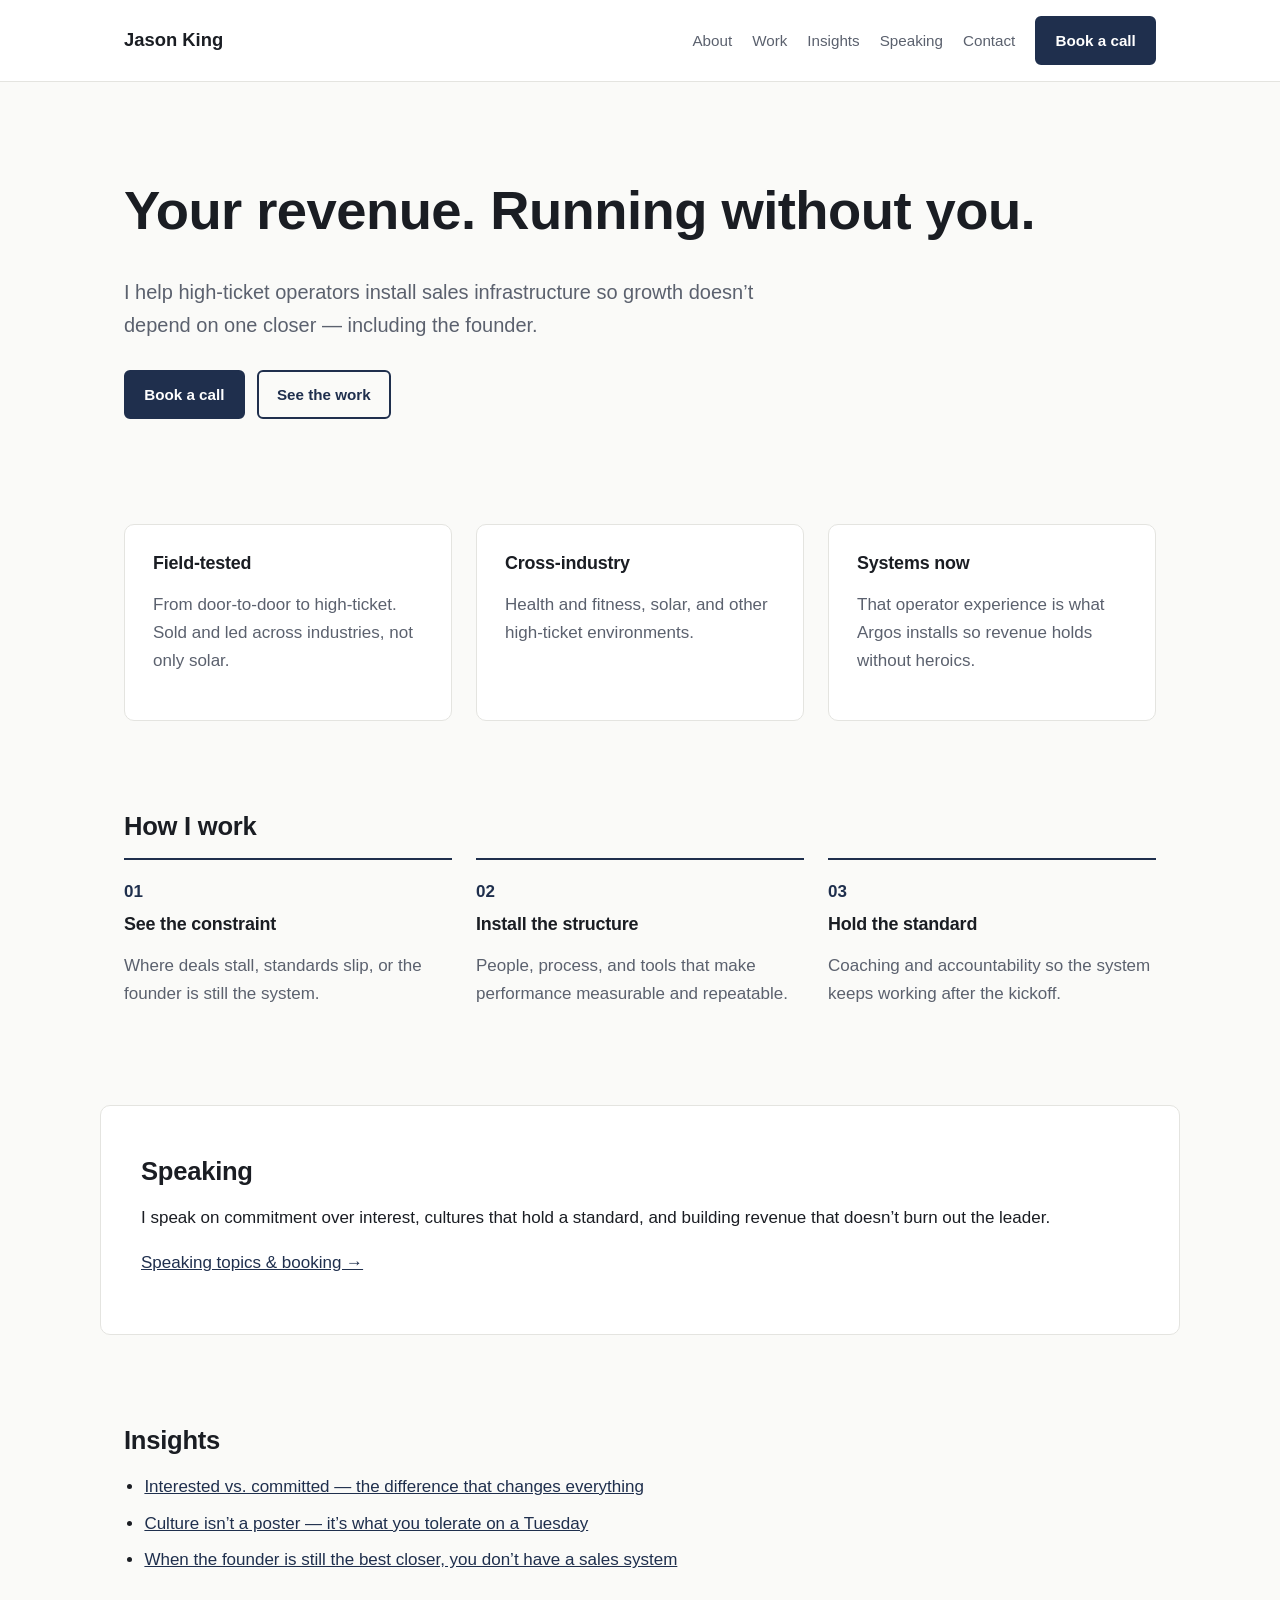
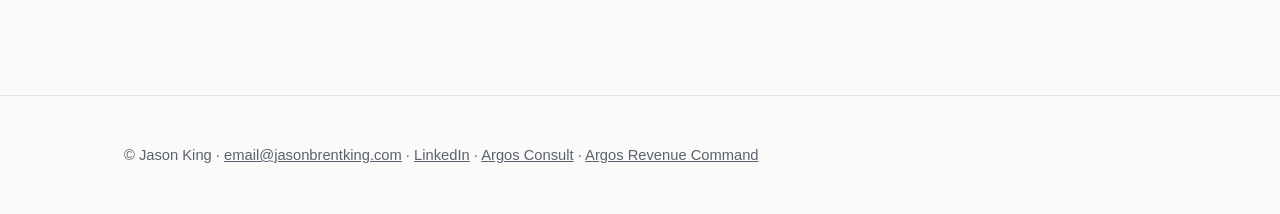
<file: index.html>
<!DOCTYPE html>
<html lang="en">
<head>
<meta charset="utf-8">
<meta name="viewport" content="width=device-width, initial-scale=1">
<title>Jason King — Your revenue. Running without you.</title>
<meta name="description" content="Jason King builds sales infrastructure for high-ticket businesses so revenue runs without depending on one closer.">
<link rel="stylesheet" href="styles.css">
</head>
<body>
<header class="site-header"><div class="wrap nav">
<a class="brand" href="index.html">Jason King</a>
<nav class="links"><a href="about.html">About</a><a href="work.html">Work</a><a href="insights.html">Insights</a><a href="speaking.html">Speaking</a><a href="contact.html">Contact</a><a class="btn" href="speaking.html">Book a call</a></nav>
</div></header>
<main>

<section class="hero wrap"><h1>Your revenue. Running without you.</h1>
<p class="lead">I help high-ticket operators install sales infrastructure so growth doesn’t depend on one closer — including the founder.</p>
<p class="ctas"><a class="btn" href="speaking.html">Book a call</a> <a class="btn ghost" href="work.html">See the work</a></p></section>
<section class="wrap section"><div class="grid3"><div class="card"><h3>Field-tested</h3><p>From door-to-door to high-ticket. Sold and led across industries, not only solar.</p></div><div class="card"><h3>Cross-industry</h3><p>Health and fitness, solar, and other high-ticket environments.</p></div><div class="card"><h3>Systems now</h3><p>That operator experience is what Argos installs so revenue holds without heroics.</p></div></div></section>
<section class="wrap section"><h2>How I work</h2><ol class="steps grid3">
<li><h3>See the constraint</h3><p>Where deals stall, standards slip, or the founder is still the system.</p></li>
<li><h3>Install the structure</h3><p>People, process, and tools that make performance measurable and repeatable.</p></li>
<li><h3>Hold the standard</h3><p>Coaching and accountability so the system keeps working after the kickoff.</p></li></ol></section>
<section class="wrap section band"><h2>Speaking</h2><p>I speak on commitment over interest, cultures that hold a standard, and building revenue that doesn’t burn out the leader.</p><p><a href="speaking.html">Speaking topics &amp; booking →</a></p></section>
<section class="wrap section"><h2>Insights</h2><ul class="list"><li><a href="insights.html">Interested vs. committed — the difference that changes everything</a></li><li><a href="insights.html">Culture isn’t a poster — it’s what you tolerate on a Tuesday</a></li><li><a href="insights.html">When the founder is still the best closer, you don’t have a sales system</a></li></ul></section>
<!-- Testimonials intentionally omitted until real quotes are available. -->

</main>
<footer class="site-footer"><div class="wrap">
<p>&copy; Jason King · <a href="mailto:email@jasonbrentking.com">email@jasonbrentking.com</a> · <a href="https://linkedin.com/in/jasonbrentking">LinkedIn</a> · <a href="https://argosconsult.com">Argos Consult</a> · <a href="https://argosrevenuecommand.com">Argos Revenue Command</a></p>
</div></footer>
</body>
</html>
</file>
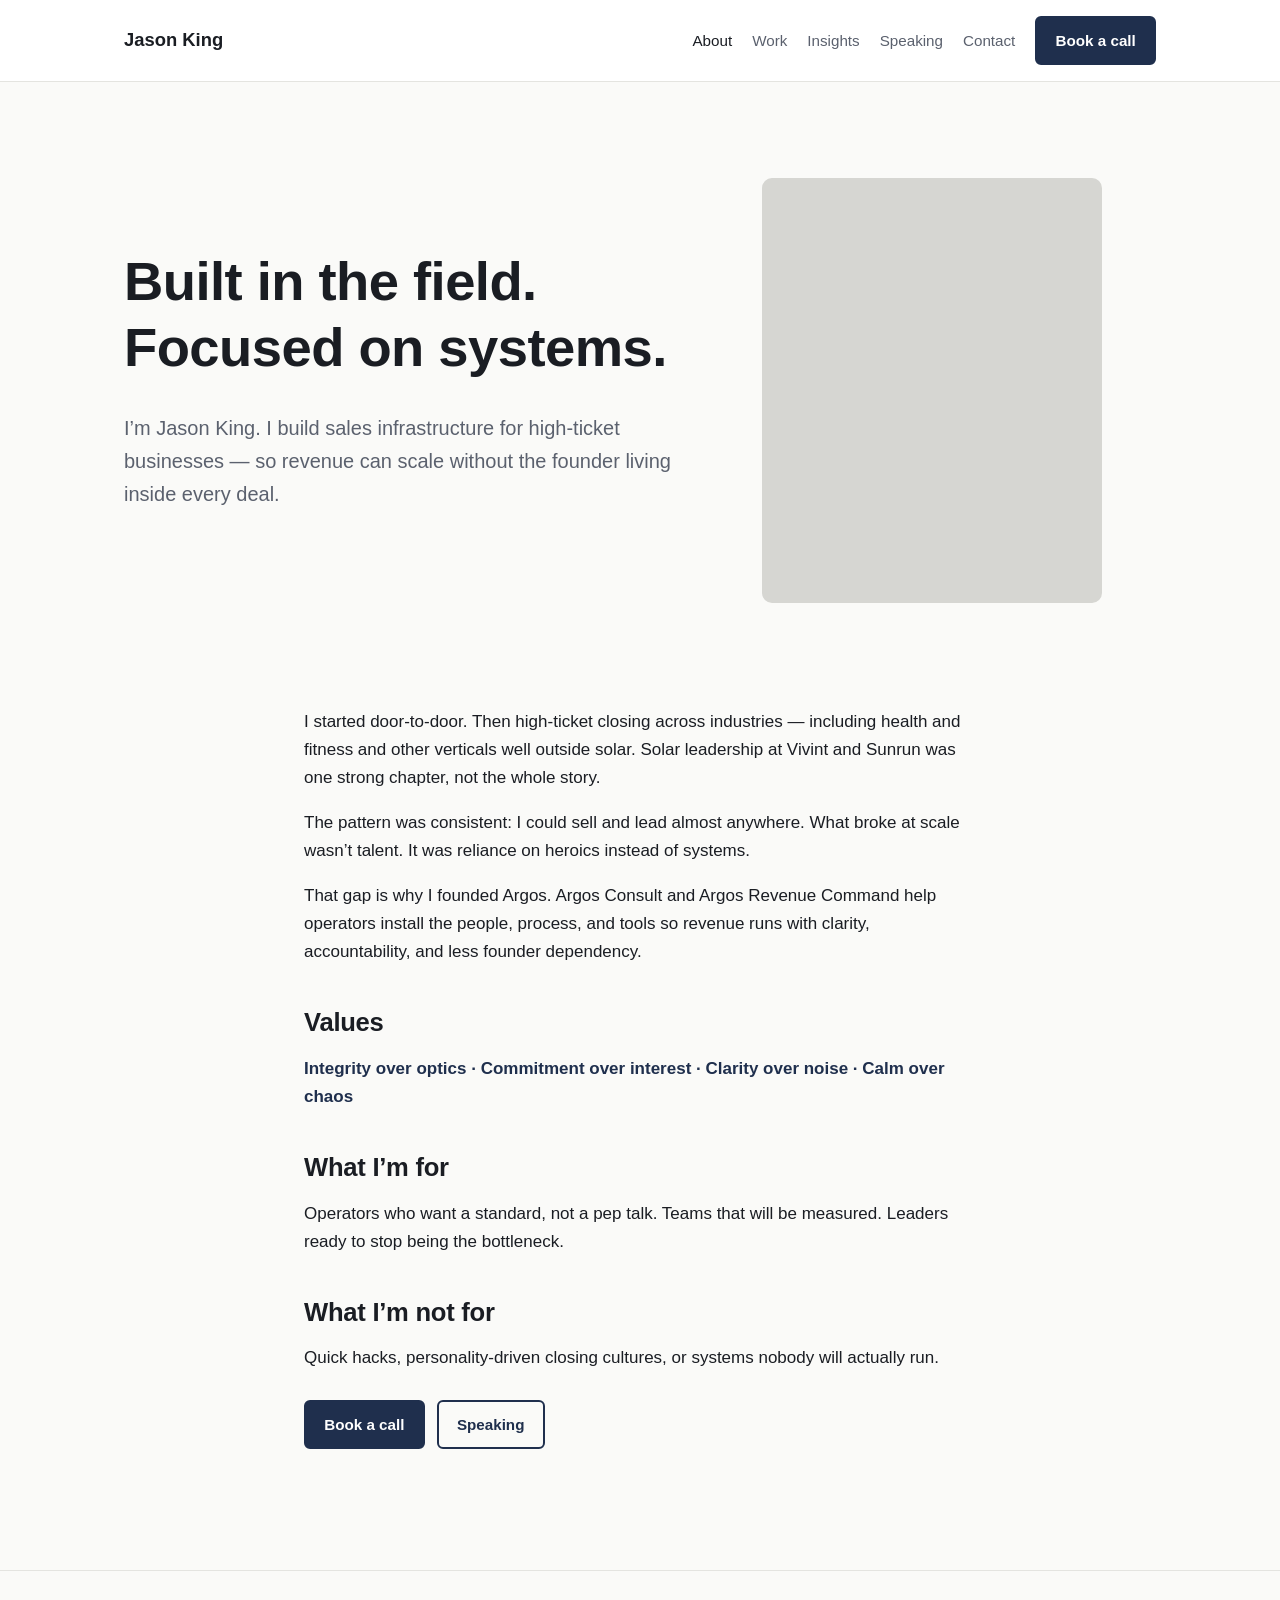
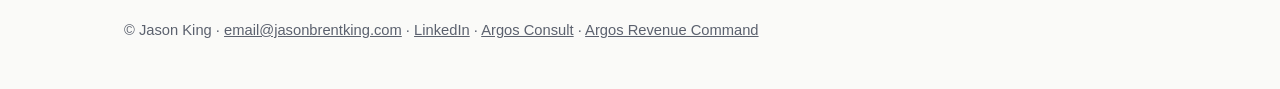
<file: about.html>
<!DOCTYPE html>
<html lang="en">
<head>
<meta charset="utf-8">
<meta name="viewport" content="width=device-width, initial-scale=1">
<title>About — Jason King</title>
<meta name="description" content="Jason King builds sales infrastructure for high-ticket businesses so revenue runs without depending on one closer.">
<link rel="stylesheet" href="styles.css">
</head>
<body>
<header class="site-header"><div class="wrap nav">
<a class="brand" href="index.html">Jason King</a>
<nav class="links"><a href="about.html" aria-current="page">About</a><a href="work.html">Work</a><a href="insights.html">Insights</a><a href="speaking.html">Speaking</a><a href="contact.html">Contact</a><a class="btn" href="speaking.html">Book a call</a></nav>
</div></header>
<main>

<section class="hero wrap split"><div><h1>Built in the field. Focused on systems.</h1>
<p class="lead">I’m Jason King. I build sales infrastructure for high-ticket businesses — so revenue can scale without the founder living inside every deal.</p></div>
<div class="headshot" role="img" aria-label="Jason King headshot"></div></section>
<section class="wrap section prose">
<p>I started door-to-door. Then high-ticket closing across industries — including health and fitness and other verticals well outside solar. Solar leadership at Vivint and Sunrun was one strong chapter, not the whole story.</p>
<p>The pattern was consistent: I could sell and lead almost anywhere. What broke at scale wasn’t talent. It was reliance on heroics instead of systems.</p>
<p>That gap is why I founded Argos. Argos Consult and Argos Revenue Command help operators install the people, process, and tools so revenue runs with clarity, accountability, and less founder dependency.</p>
<h2>Values</h2><p class="values">Integrity over optics · Commitment over interest · Clarity over noise · Calm over chaos</p>
<h2>What I’m for</h2><p>Operators who want a standard, not a pep talk. Teams that will be measured. Leaders ready to stop being the bottleneck.</p>
<h2>What I’m not for</h2><p>Quick hacks, personality-driven closing cultures, or systems nobody will actually run.</p>
<p class="ctas"><a class="btn" href="speaking.html#book">Book a call</a> <a class="btn ghost" href="speaking.html">Speaking</a></p></section>

</main>
<footer class="site-footer"><div class="wrap">
<p>&copy; Jason King · <a href="mailto:email@jasonbrentking.com">email@jasonbrentking.com</a> · <a href="https://linkedin.com/in/jasonbrentking">LinkedIn</a> · <a href="https://argosconsult.com">Argos Consult</a> · <a href="https://argosrevenuecommand.com">Argos Revenue Command</a></p>
</div></footer>
</body>
</html>
</file>
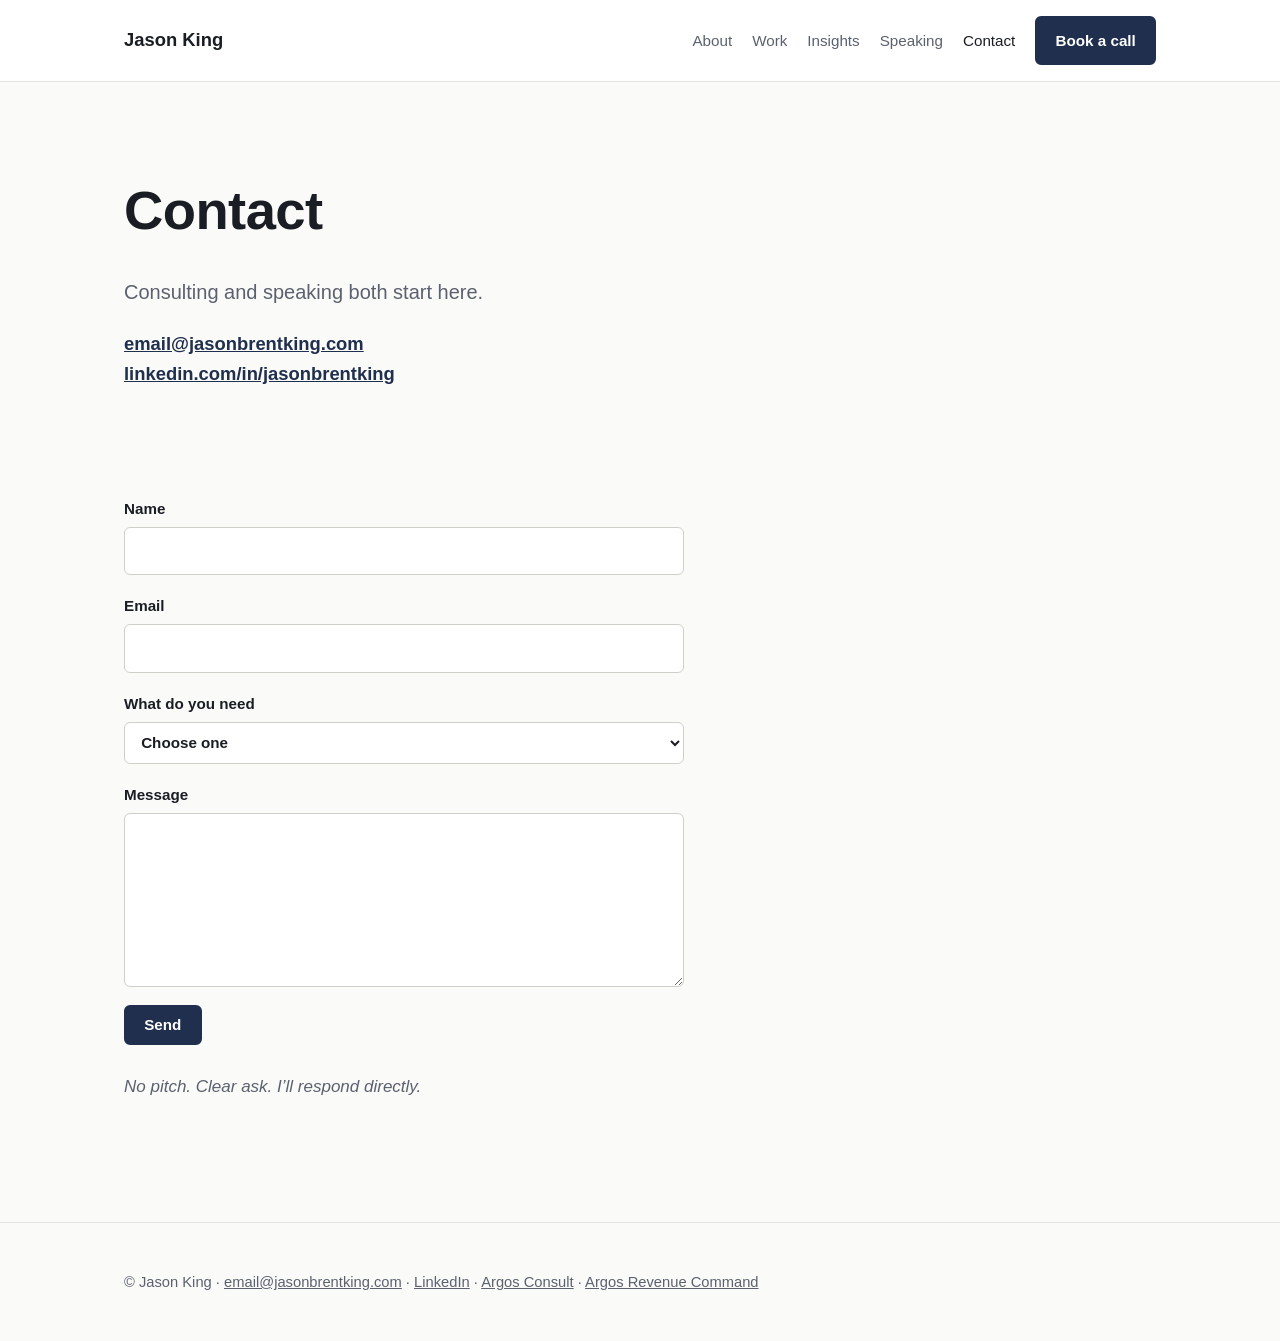
<file: contact.html>
<!DOCTYPE html>
<html lang="en">
<head>
<meta charset="utf-8">
<meta name="viewport" content="width=device-width, initial-scale=1">
<title>Contact — Jason King</title>
<meta name="description" content="Jason King builds sales infrastructure for high-ticket businesses so revenue runs without depending on one closer.">
<link rel="stylesheet" href="styles.css">
</head>
<body>
<header class="site-header"><div class="wrap nav">
<a class="brand" href="index.html">Jason King</a>
<nav class="links"><a href="about.html">About</a><a href="work.html">Work</a><a href="insights.html">Insights</a><a href="speaking.html">Speaking</a><a href="contact.html" aria-current="page">Contact</a><a class="btn" href="speaking.html">Book a call</a></nav>
</div></header>
<main>

<section class="hero wrap"><h1>Contact</h1><p class="lead">Consulting and speaking both start here.</p>
<p class="contact-lines"><a href="mailto:email@jasonbrentking.com">email@jasonbrentking.com</a><br><a href="https://linkedin.com/in/jasonbrentking">linkedin.com/in/jasonbrentking</a></p></section>
<section class="wrap section">
<form class="form" name="contact" method="POST" action="/contact.html?sent=1" data-netlify="true" netlify-honeypot="bot-field">
<input type="hidden" name="form-name" value="contact">
<p class="hidden"><label>Don’t fill this out: <input name="bot-field"></label></p>
<label>Name<input type="text" name="name" required autocomplete="name"></label>
<label>Email<input type="email" name="email" required autocomplete="email"></label>
<label>What do you need<select name="need" required><option value="">Choose one</option><option>Consulting</option><option>Speaking</option><option>Other</option></select></label>
<label>Message<textarea name="message" rows="6" required></textarea></label>
<button class="btn" type="submit">Send</button>
</form>
<p class="note">No pitch. Clear ask. I’ll respond directly.</p></section>

</main>
<footer class="site-footer"><div class="wrap">
<p>&copy; Jason King · <a href="mailto:email@jasonbrentking.com">email@jasonbrentking.com</a> · <a href="https://linkedin.com/in/jasonbrentking">LinkedIn</a> · <a href="https://argosconsult.com">Argos Consult</a> · <a href="https://argosrevenuecommand.com">Argos Revenue Command</a></p>
</div></footer>
</body>
</html>
</file>
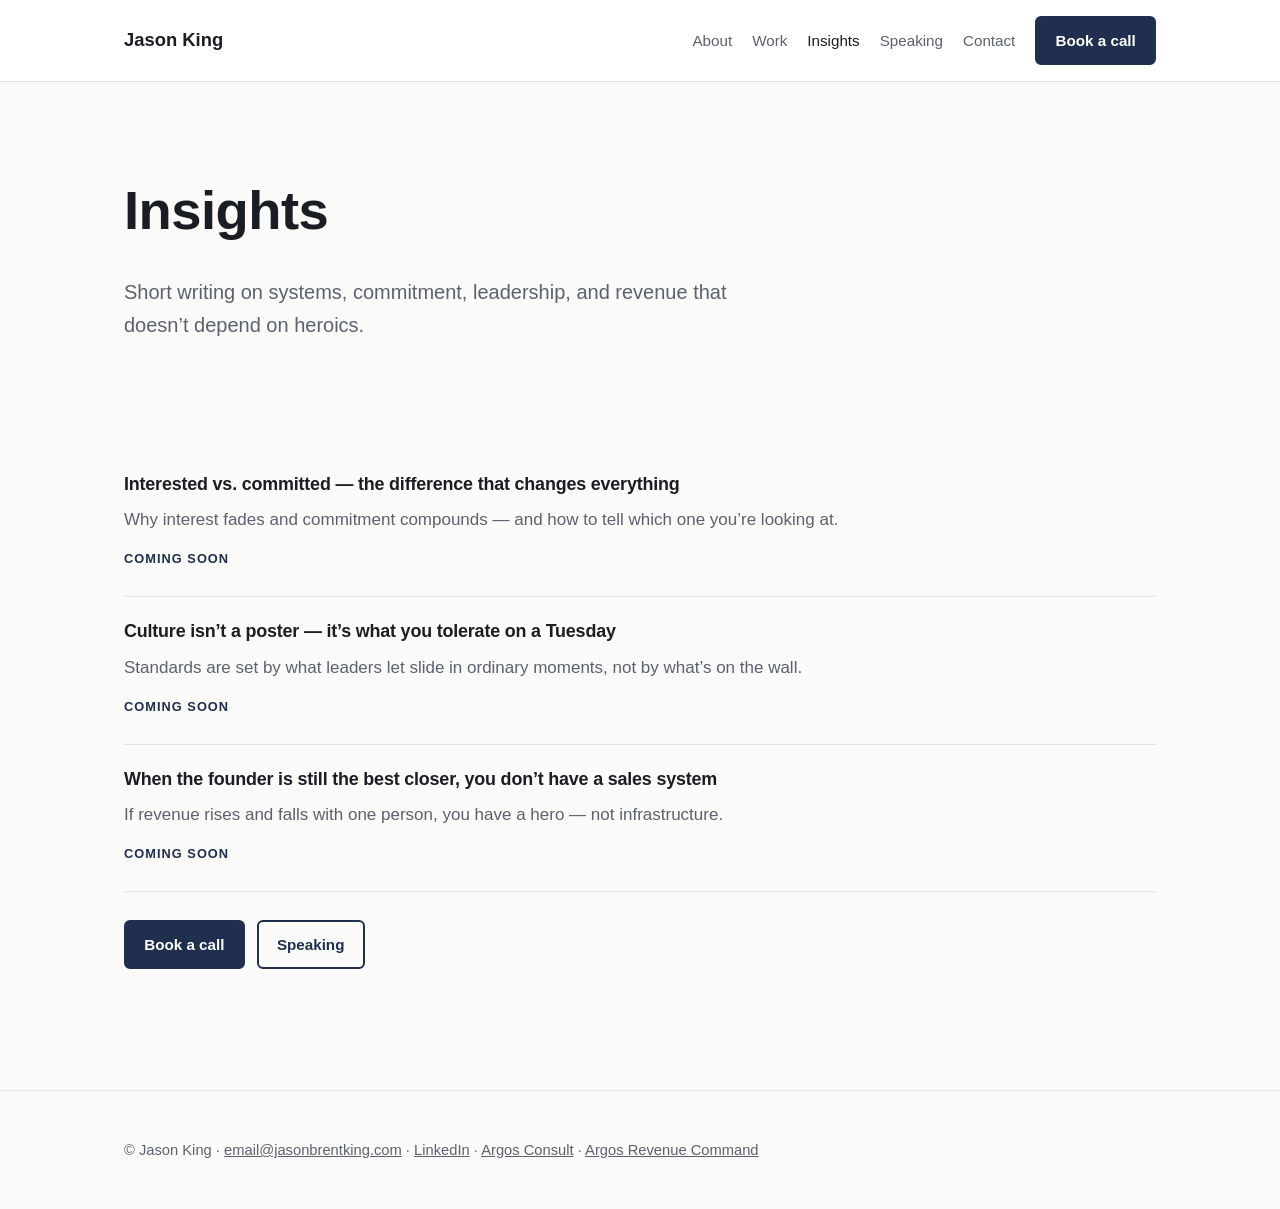
<file: insights.html>
<!DOCTYPE html>
<html lang="en">
<head>
<meta charset="utf-8">
<meta name="viewport" content="width=device-width, initial-scale=1">
<title>Insights — Jason King</title>
<meta name="description" content="Jason King builds sales infrastructure for high-ticket businesses so revenue runs without depending on one closer.">
<link rel="stylesheet" href="styles.css">
</head>
<body>
<header class="site-header"><div class="wrap nav">
<a class="brand" href="index.html">Jason King</a>
<nav class="links"><a href="about.html">About</a><a href="work.html">Work</a><a href="insights.html" aria-current="page">Insights</a><a href="speaking.html">Speaking</a><a href="contact.html">Contact</a><a class="btn" href="speaking.html">Book a call</a></nav>
</div></header>
<main>

<section class="hero wrap"><h1>Insights</h1><p class="lead">Short writing on systems, commitment, leadership, and revenue that doesn’t depend on heroics.</p></section>
<section class="wrap section"><article class="entry"><h3>Interested vs. committed — the difference that changes everything</h3><p>Why interest fades and commitment compounds — and how to tell which one you’re looking at.</p><span class="tag">Coming soon</span></article><article class="entry"><h3>Culture isn’t a poster — it’s what you tolerate on a Tuesday</h3><p>Standards are set by what leaders let slide in ordinary moments, not by what’s on the wall.</p><span class="tag">Coming soon</span></article><article class="entry"><h3>When the founder is still the best closer, you don’t have a sales system</h3><p>If revenue rises and falls with one person, you have a hero — not infrastructure.</p><span class="tag">Coming soon</span></article>
<p class="ctas"><a class="btn" href="speaking.html#book">Book a call</a> <a class="btn ghost" href="speaking.html">Speaking</a></p></section>

</main>
<footer class="site-footer"><div class="wrap">
<p>&copy; Jason King · <a href="mailto:email@jasonbrentking.com">email@jasonbrentking.com</a> · <a href="https://linkedin.com/in/jasonbrentking">LinkedIn</a> · <a href="https://argosconsult.com">Argos Consult</a> · <a href="https://argosrevenuecommand.com">Argos Revenue Command</a></p>
</div></footer>
</body>
</html>
</file>
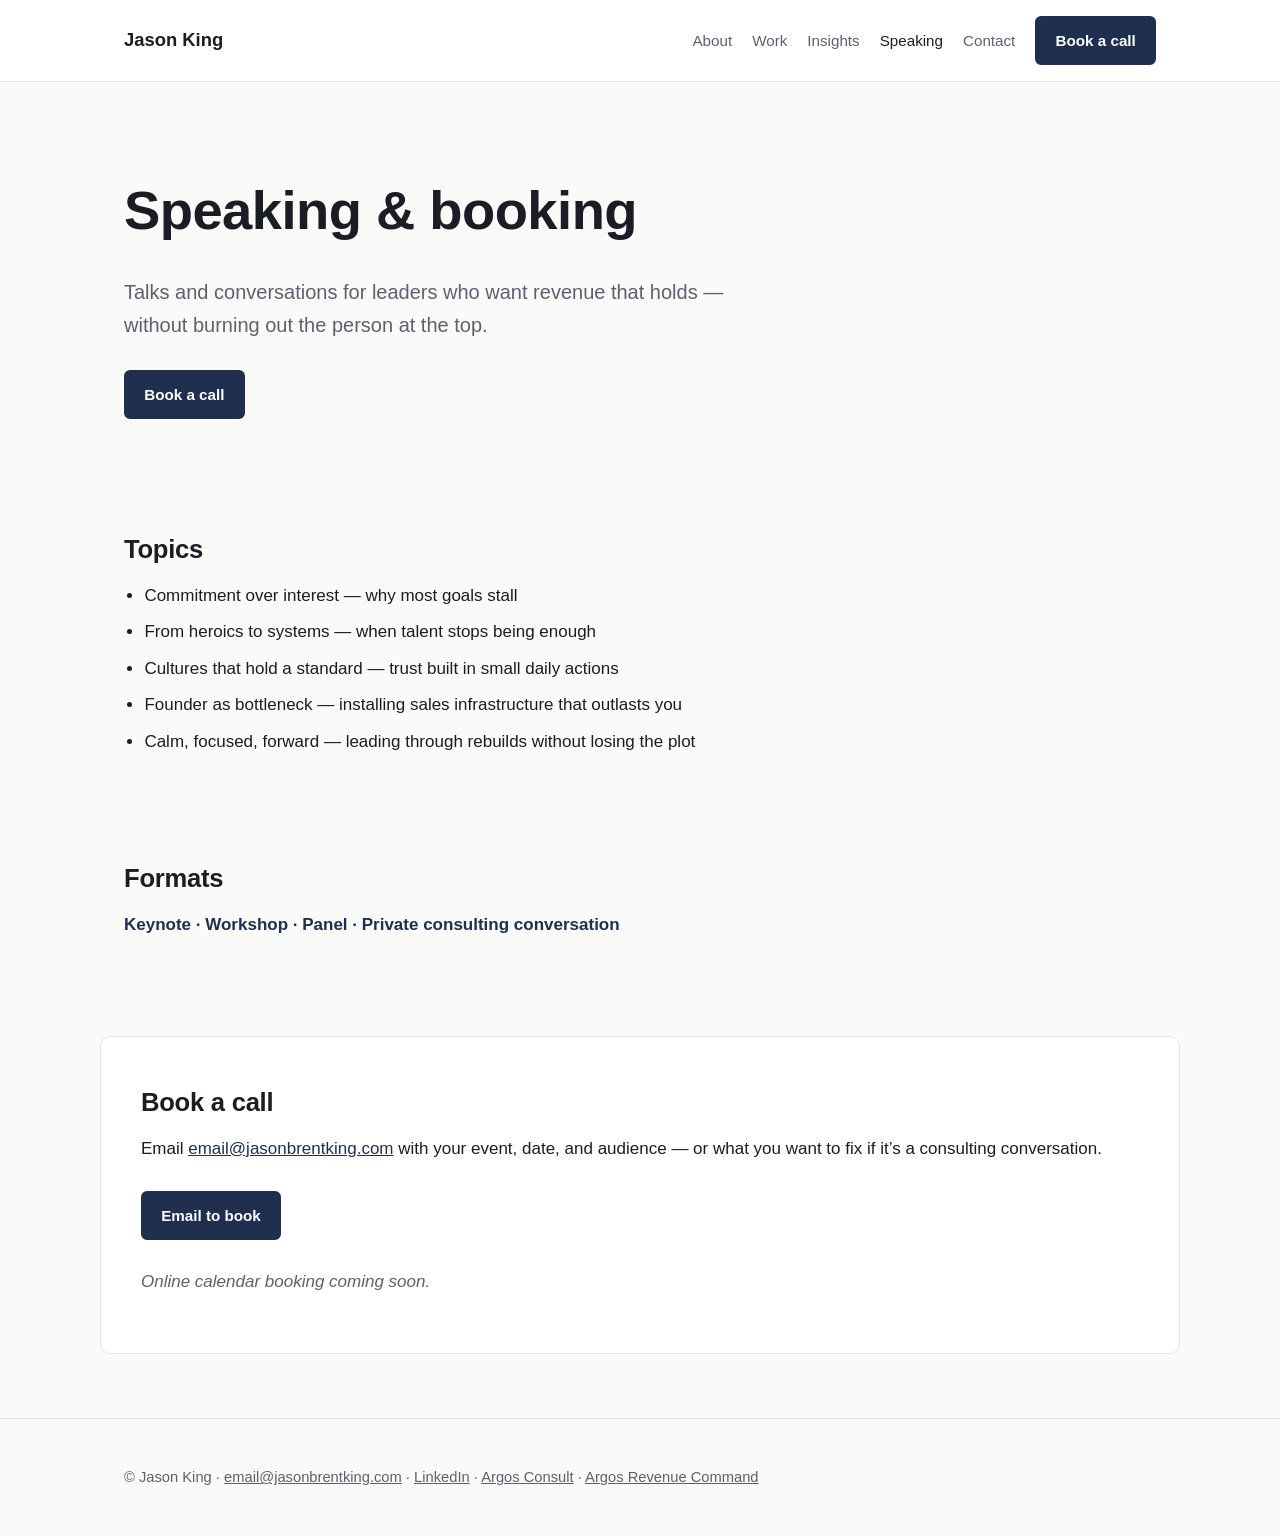
<file: speaking.html>
<!DOCTYPE html>
<html lang="en">
<head>
<meta charset="utf-8">
<meta name="viewport" content="width=device-width, initial-scale=1">
<title>Speaking & booking — Jason King</title>
<meta name="description" content="Jason King builds sales infrastructure for high-ticket businesses so revenue runs without depending on one closer.">
<link rel="stylesheet" href="styles.css">
</head>
<body>
<header class="site-header"><div class="wrap nav">
<a class="brand" href="index.html">Jason King</a>
<nav class="links"><a href="about.html">About</a><a href="work.html">Work</a><a href="insights.html">Insights</a><a href="speaking.html" aria-current="page">Speaking</a><a href="contact.html">Contact</a><a class="btn" href="speaking.html">Book a call</a></nav>
</div></header>
<main>

<section class="hero wrap"><h1>Speaking &amp; booking</h1><p class="lead">Talks and conversations for leaders who want revenue that holds — without burning out the person at the top.</p>
<p class="ctas"><a class="btn" href="#book">Book a call</a></p></section>
<section class="wrap section"><h2>Topics</h2><ul class="list"><li>Commitment over interest — why most goals stall</li><li>From heroics to systems — when talent stops being enough</li><li>Cultures that hold a standard — trust built in small daily actions</li><li>Founder as bottleneck — installing sales infrastructure that outlasts you</li><li>Calm, focused, forward — leading through rebuilds without losing the plot</li></ul></section>
<section class="wrap section"><h2>Formats</h2><p class="values">Keynote · Workshop · Panel · Private consulting conversation</p></section>
<section id="book" class="wrap section band"><h2>Book a call</h2>
<p>Email <a href="mailto:email@jasonbrentking.com?subject=Booking%20inquiry">email@jasonbrentking.com</a> with your event, date, and audience — or what you want to fix if it’s a consulting conversation.</p>
<p class="ctas"><a class="btn" href="mailto:email@jasonbrentking.com?subject=Booking%20inquiry&amp;body=Event%3A%0ADate%3A%0AAudience%3A%0A">Email to book</a></p>
<!-- Calendar embed goes here once a scheduler link exists. -->
<p class="note">Online calendar booking coming soon.</p></section>

</main>
<footer class="site-footer"><div class="wrap">
<p>&copy; Jason King · <a href="mailto:email@jasonbrentking.com">email@jasonbrentking.com</a> · <a href="https://linkedin.com/in/jasonbrentking">LinkedIn</a> · <a href="https://argosconsult.com">Argos Consult</a> · <a href="https://argosrevenuecommand.com">Argos Revenue Command</a></p>
</div></footer>
</body>
</html>
</file>
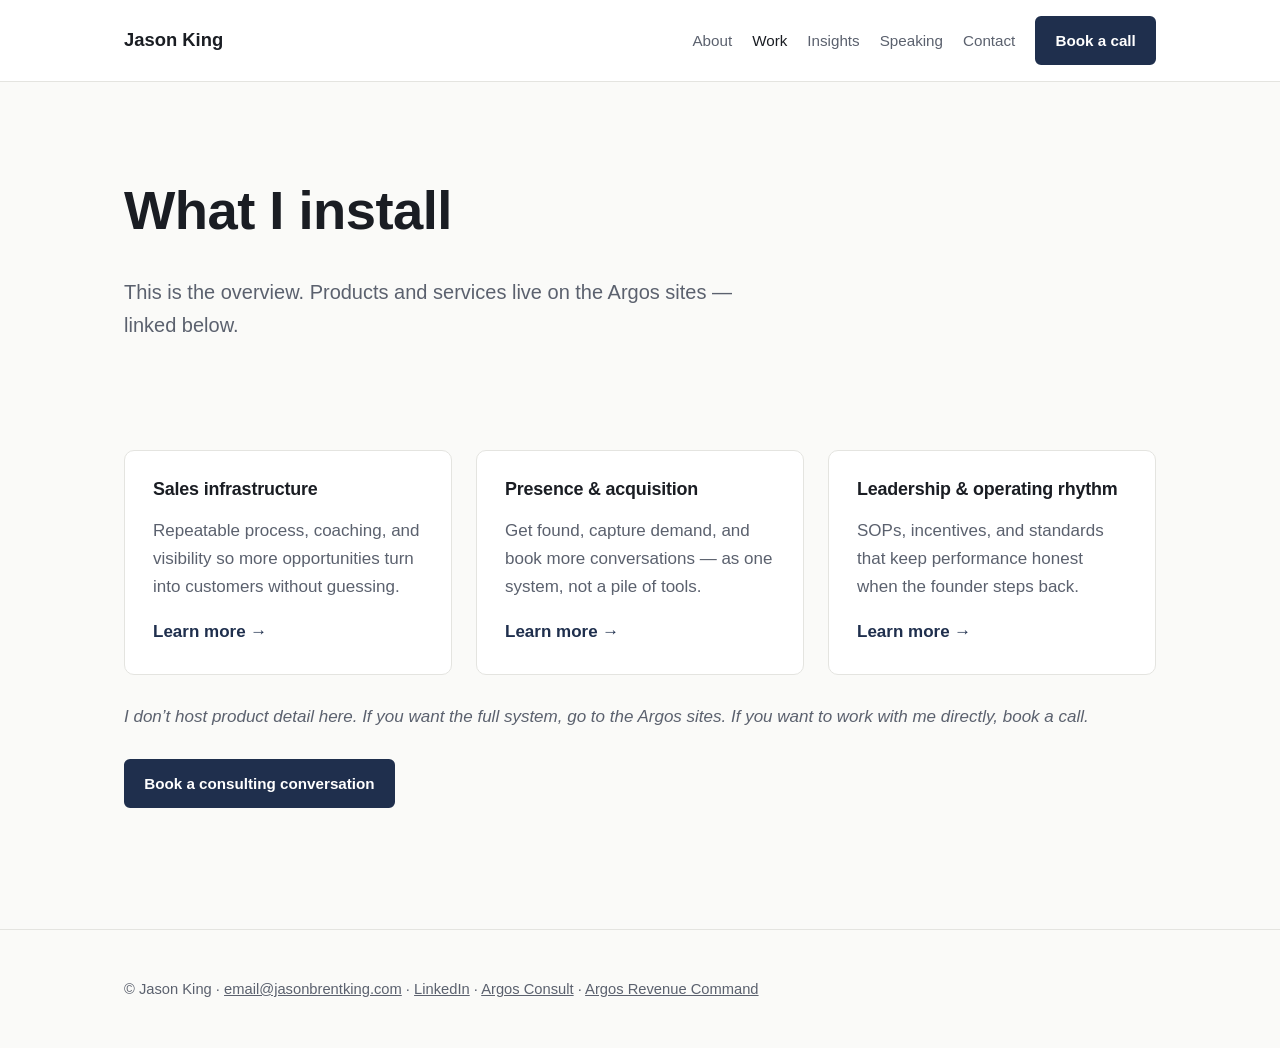
<file: work.html>
<!DOCTYPE html>
<html lang="en">
<head>
<meta charset="utf-8">
<meta name="viewport" content="width=device-width, initial-scale=1">
<title>Work — Jason King</title>
<meta name="description" content="Jason King builds sales infrastructure for high-ticket businesses so revenue runs without depending on one closer.">
<link rel="stylesheet" href="styles.css">
</head>
<body>
<header class="site-header"><div class="wrap nav">
<a class="brand" href="index.html">Jason King</a>
<nav class="links"><a href="about.html">About</a><a href="work.html" aria-current="page">Work</a><a href="insights.html">Insights</a><a href="speaking.html">Speaking</a><a href="contact.html">Contact</a><a class="btn" href="speaking.html">Book a call</a></nav>
</div></header>
<main>

<section class="hero wrap"><h1>What I install</h1><p class="lead">This is the overview. Products and services live on the Argos sites — linked below.</p></section>
<section class="wrap section"><div class="grid3">
<div class="card"><h3>Sales infrastructure</h3><p>Repeatable process, coaching, and visibility so more opportunities turn into customers without guessing.</p><a href="https://argosrevenuecommand.com">Learn more →</a></div>
<div class="card"><h3>Presence &amp; acquisition</h3><p>Get found, capture demand, and book more conversations — as one system, not a pile of tools.</p><a href="https://argosconsult.com">Learn more →</a></div>
<div class="card"><h3>Leadership &amp; operating rhythm</h3><p>SOPs, incentives, and standards that keep performance honest when the founder steps back.</p><a href="speaking.html#book">Learn more →</a></div>
</div>
<p class="note">I don’t host product detail here. If you want the full system, go to the Argos sites. If you want to work with me directly, book a call.</p>
<p class="ctas"><a class="btn" href="speaking.html">Book a consulting conversation</a></p></section>

</main>
<footer class="site-footer"><div class="wrap">
<p>&copy; Jason King · <a href="mailto:email@jasonbrentking.com">email@jasonbrentking.com</a> · <a href="https://linkedin.com/in/jasonbrentking">LinkedIn</a> · <a href="https://argosconsult.com">Argos Consult</a> · <a href="https://argosrevenuecommand.com">Argos Revenue Command</a></p>
</div></footer>
</body>
</html>
</file>
<file: styles.css>
:root{--ink:#1a1d23;--muted:#5b616e;--bg:#fafaf8;--line:#e4e4e0;--accent:#1f2f4d;--accent-2:#2c4270;--max:1080px}
*{box-sizing:border-box}
html{-webkit-text-size-adjust:100%}
body{margin:0;font-family:-apple-system,BlinkMacSystemFont,"Segoe UI",Inter,Helvetica,Arial,sans-serif;color:var(--ink);background:var(--bg);line-height:1.65;font-size:17px}
a{color:var(--accent)}a:hover{color:var(--accent-2)}
h1,h2,h3{line-height:1.2;letter-spacing:-.01em;margin:0 0 .6em}
h1{font-size:clamp(2.1rem,5vw,3.4rem);font-weight:700}
h2{font-size:1.6rem;margin-top:.4em}h3{font-size:1.12rem}
.wrap{max-width:var(--max);margin:0 auto;padding:0 24px}
.site-header{border-bottom:1px solid var(--line);background:#fff}
.nav{display:flex;align-items:center;justify-content:space-between;gap:16px;flex-wrap:wrap;padding-top:16px;padding-bottom:16px}
.brand{font-weight:700;font-size:1.15rem;text-decoration:none;color:var(--ink)}
.links{display:flex;align-items:center;gap:20px;flex-wrap:wrap}
.links a{text-decoration:none;color:var(--muted);font-size:.95rem}
.links a:hover,.links a[aria-current]{color:var(--ink)}
.btn,.links a.btn{display:inline-block;background:var(--accent);color:#fff;padding:.65em 1.2em;border-radius:6px;text-decoration:none;font-weight:600;border:2px solid var(--accent);font-size:.95rem;cursor:pointer;font-family:inherit}
.btn:hover,.links a.btn:hover{background:var(--accent-2);border-color:var(--accent-2);color:#fff}
.btn.ghost{background:transparent;color:var(--accent)}.btn.ghost:hover{color:#fff}
.hero{padding-top:96px;padding-bottom:48px}
.lead{font-size:1.25rem;color:var(--muted);max-width:640px}
.ctas{margin-top:28px;display:flex;gap:12px;flex-wrap:wrap}
.section{padding-top:40px;padding-bottom:40px}
.grid3{display:grid;grid-template-columns:repeat(3,1fr);gap:24px}
.card{background:#fff;border:1px solid var(--line);border-radius:10px;padding:28px}
.card p{color:var(--muted)}
.card a{font-weight:600;text-decoration:none}
.steps{list-style:none;padding:0;margin:0;counter-reset:s}
.steps li{counter-increment:s;border-top:2px solid var(--accent);padding-top:18px}
.steps li::before{content:"0" counter(s);color:var(--accent);font-weight:700;display:block;margin-bottom:8px}
.steps p{color:var(--muted)}
.band{background:#fff;border:1px solid var(--line);border-radius:10px;padding:40px;margin-top:40px;margin-bottom:40px}
.list{padding-left:1.2em}.list li{margin:.5em 0}
.prose{max-width:720px}.prose h2{margin-top:1.6em}
.values{font-weight:600;color:var(--accent)}
.note{color:var(--muted);font-style:italic;margin-top:28px}
.split{display:grid;grid-template-columns:1.5fr 1fr;gap:48px;align-items:center}
.headshot{aspect-ratio:4/5;background:#d6d6d2;border-radius:10px;width:100%;max-width:340px}
.entry{border-bottom:1px solid var(--line);padding:24px 0}.entry p{color:var(--muted);margin:.2em 0 .6em}
.tag{font-size:.8rem;text-transform:uppercase;letter-spacing:.08em;color:var(--accent);font-weight:600}
.contact-lines{font-size:1.15rem;font-weight:600}
.form{max-width:560px;display:grid;gap:18px}
.form label{display:grid;gap:6px;font-weight:600;font-size:.95rem}
.form input,.form select,.form textarea{font:inherit;padding:.7em .8em;border:1px solid #cfcfca;border-radius:6px;background:#fff;color:var(--ink)}
.form input:focus,.form select:focus,.form textarea:focus{outline:2px solid var(--accent);border-color:var(--accent)}
.form .btn{justify-self:start}
.hidden{display:none}
.site-footer{border-top:1px solid var(--line);margin-top:64px;padding:32px 0;color:var(--muted);font-size:.92rem}
.site-footer a{color:var(--muted)}
@media (max-width:820px){.grid3,.split{grid-template-columns:1fr}.hero{padding-top:56px}.links{gap:14px}.band{padding:28px}}
</file>
